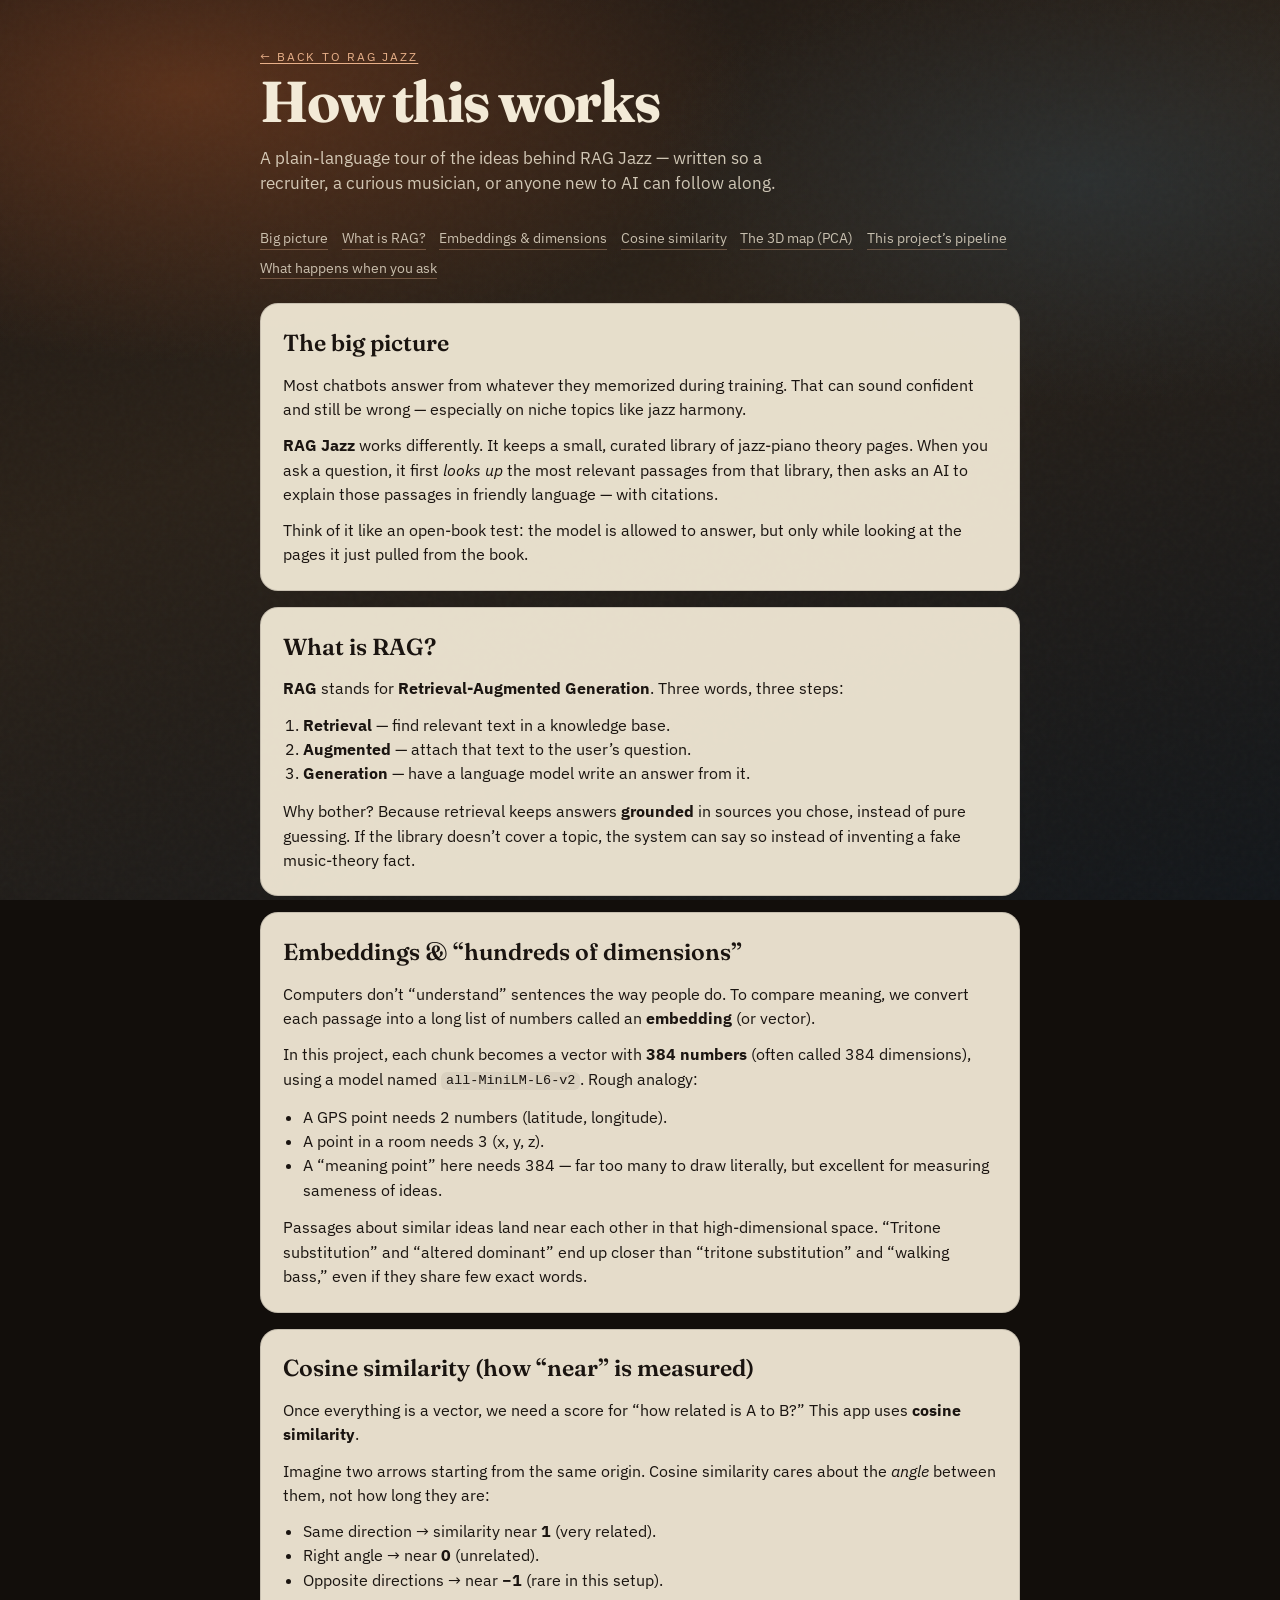
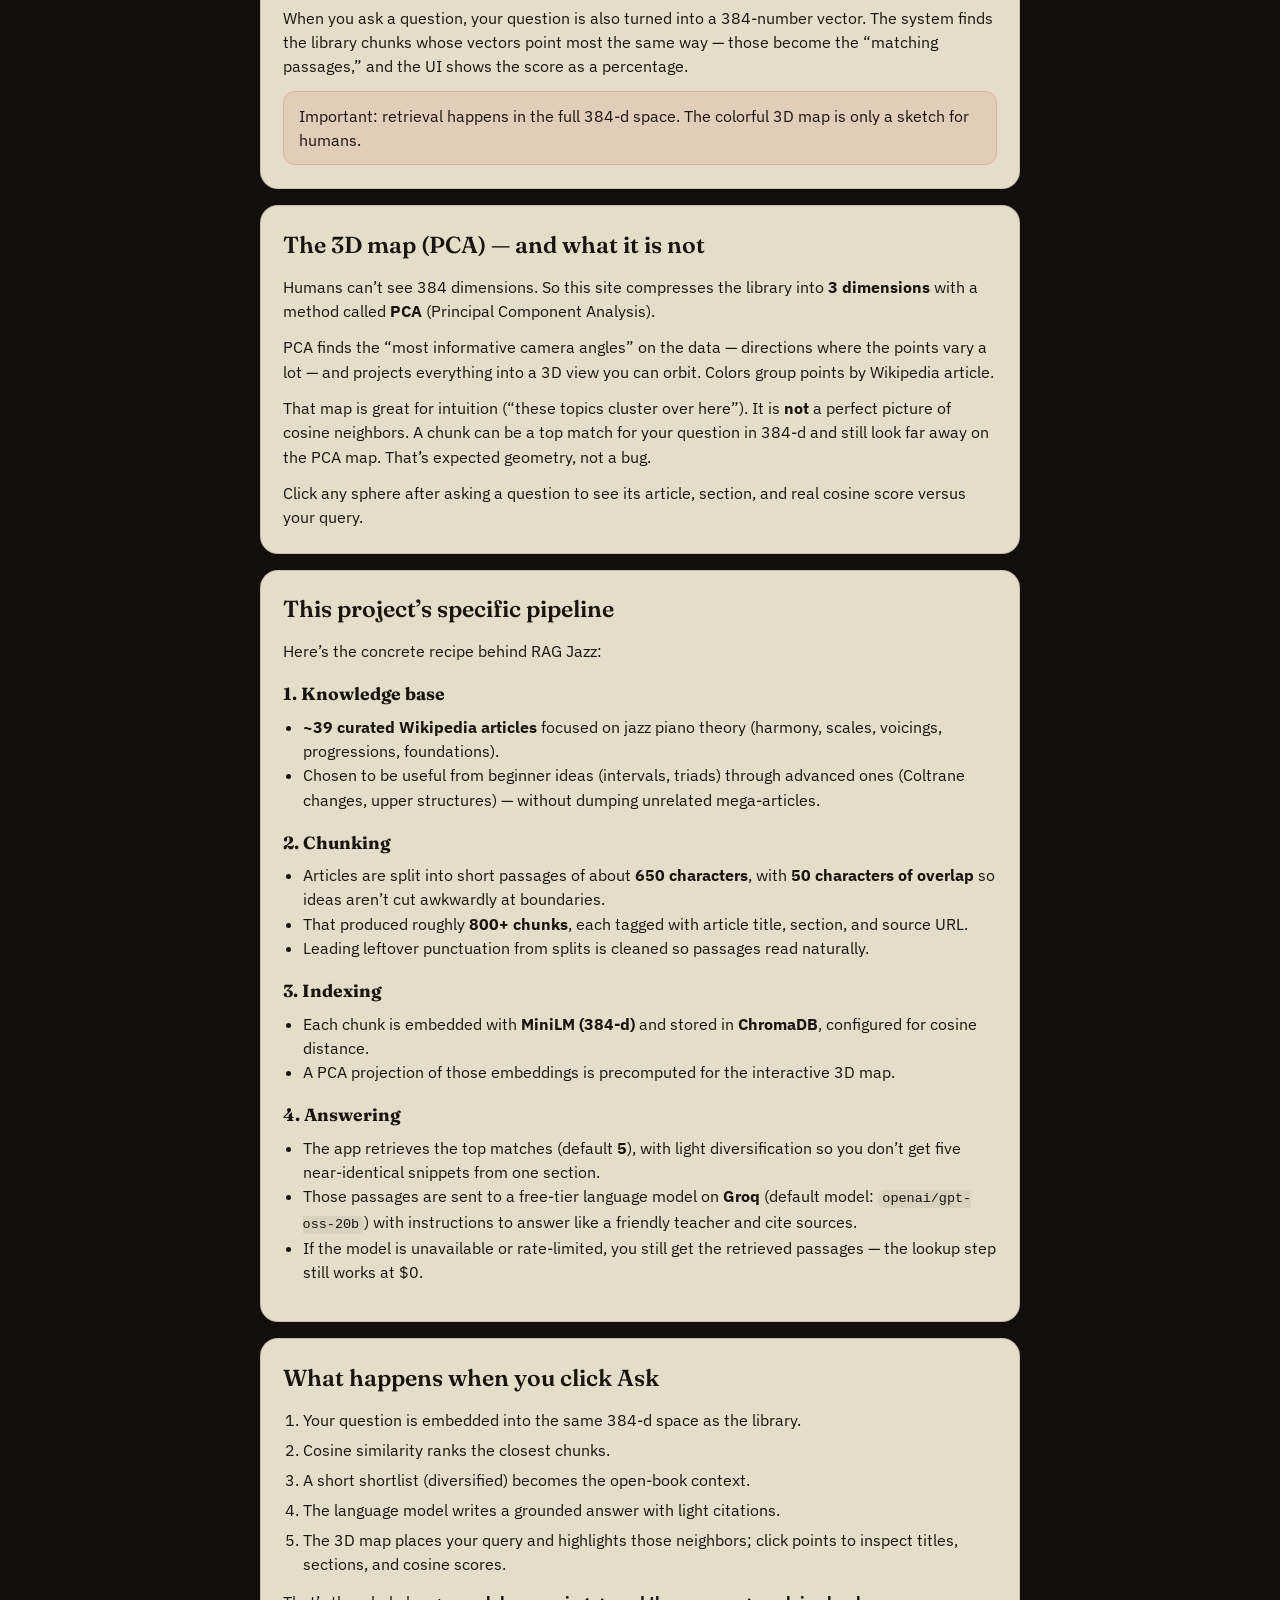
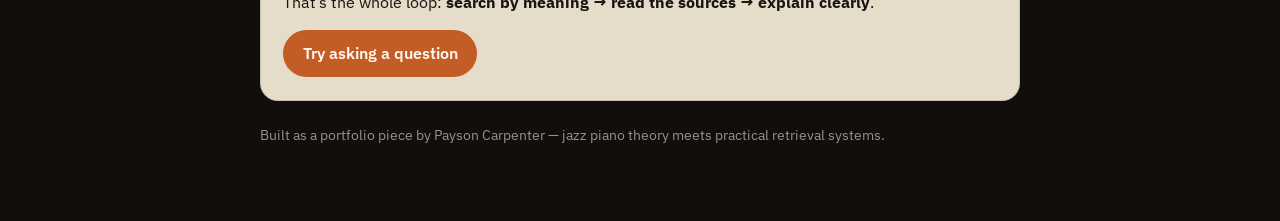
<file: static/how-it-works.html>
<!DOCTYPE html>
<html lang="en">
<head>
  <meta charset="UTF-8" />
  <meta name="viewport" content="width=device-width, initial-scale=1" />
  <title>How RAG Jazz works</title>
  <link rel="preconnect" href="https://fonts.googleapis.com" />
  <link rel="preconnect" href="https://fonts.gstatic.com" crossorigin />
  <link href="https://fonts.googleapis.com/css2?family=Fraunces:opsz,wght@9..144,500;9..144,700&family=IBM+Plex+Sans:wght@400;500;600&display=swap" rel="stylesheet" />
  <link rel="stylesheet" href="/static/styles.css" />
</head>
<body>
  <div class="atmosphere" aria-hidden="true"></div>
  <main class="stage guide">
    <p class="eyebrow"><a class="text-link" href="/">← Back to RAG Jazz</a></p>
    <header class="brand guide-brand">
      <h1>How this works</h1>
      <p class="lede">
        A plain-language tour of the ideas behind RAG Jazz — written so a recruiter,
        a curious musician, or anyone new to AI can follow along.
      </p>
    </header>

    <nav class="guide-toc" aria-label="On this page">
      <a href="#big-picture">Big picture</a>
      <a href="#rag">What is RAG?</a>
      <a href="#embeddings">Embeddings &amp; dimensions</a>
      <a href="#cosine">Cosine similarity</a>
      <a href="#pca">The 3D map (PCA)</a>
      <a href="#pipeline">This project’s pipeline</a>
      <a href="#ask-flow">What happens when you ask</a>
    </nav>

    <article class="guide-card" id="big-picture">
      <h2>The big picture</h2>
      <p>
        Most chatbots answer from whatever they memorized during training.
        That can sound confident and still be wrong — especially on niche topics
        like jazz harmony.
      </p>
      <p>
        <strong>RAG Jazz</strong> works differently. It keeps a small, curated library
        of jazz-piano theory pages. When you ask a question, it first
        <em>looks up</em> the most relevant passages from that library, then asks
        an AI to explain those passages in friendly language — with citations.
      </p>
      <p>
        Think of it like an open-book test: the model is allowed to answer, but
        only while looking at the pages it just pulled from the book.
      </p>
    </article>

    <article class="guide-card" id="rag">
      <h2>What is RAG?</h2>
      <p>
        <strong>RAG</strong> stands for <strong>Retrieval-Augmented Generation</strong>.
        Three words, three steps:
      </p>
      <ol>
        <li><strong>Retrieval</strong> — find relevant text in a knowledge base.</li>
        <li><strong>Augmented</strong> — attach that text to the user’s question.</li>
        <li><strong>Generation</strong> — have a language model write an answer from it.</li>
      </ol>
      <p>
        Why bother? Because retrieval keeps answers
        <strong>grounded</strong> in sources you chose, instead of pure guessing.
        If the library doesn’t cover a topic, the system can say so instead of
        inventing a fake music-theory fact.
      </p>
    </article>

    <article class="guide-card" id="embeddings">
      <h2>Embeddings &amp; “hundreds of dimensions”</h2>
      <p>
        Computers don’t “understand” sentences the way people do. To compare meaning,
        we convert each passage into a long list of numbers called an
        <strong>embedding</strong> (or vector).
      </p>
      <p>
        In this project, each chunk becomes a vector with
        <strong>384 numbers</strong> (often called 384 dimensions), using a model named
        <code>all-MiniLM-L6-v2</code>. Rough analogy:
      </p>
      <ul>
        <li>A GPS point needs 2 numbers (latitude, longitude).</li>
        <li>A point in a room needs 3 (x, y, z).</li>
        <li>A “meaning point” here needs 384 — far too many to draw literally,
            but excellent for measuring sameness of ideas.</li>
      </ul>
      <p>
        Passages about similar ideas land near each other in that high-dimensional space.
        “Tritone substitution” and “altered dominant” end up closer than
        “tritone substitution” and “walking bass,” even if they share few exact words.
      </p>
    </article>

    <article class="guide-card" id="cosine">
      <h2>Cosine similarity (how “near” is measured)</h2>
      <p>
        Once everything is a vector, we need a score for “how related is A to B?”
        This app uses <strong>cosine similarity</strong>.
      </p>
      <p>
        Imagine two arrows starting from the same origin. Cosine similarity cares about
        the <em>angle</em> between them, not how long they are:
      </p>
      <ul>
        <li>Same direction → similarity near <strong>1</strong> (very related).</li>
        <li>Right angle → near <strong>0</strong> (unrelated).</li>
        <li>Opposite directions → near <strong>−1</strong> (rare in this setup).</li>
      </ul>
      <p>
        When you ask a question, your question is also turned into a 384-number vector.
        The system finds the library chunks whose vectors point most the same way —
        those become the “matching passages,” and the UI shows the score as a percentage.
      </p>
      <p class="guide-note">
        Important: retrieval happens in the full 384-d space. The colorful 3D map is only
        a sketch for humans.
      </p>
    </article>

    <article class="guide-card" id="pca">
      <h2>The 3D map (PCA) — and what it is not</h2>
      <p>
        Humans can’t see 384 dimensions. So this site compresses the library into
        <strong>3 dimensions</strong> with a method called
        <strong>PCA</strong> (Principal Component Analysis).
      </p>
      <p>
        PCA finds the “most informative camera angles” on the data — directions where
        the points vary a lot — and projects everything into a 3D view you can orbit.
        Colors group points by Wikipedia article.
      </p>
      <p>
        That map is great for intuition (“these topics cluster over here”). It is
        <strong>not</strong> a perfect picture of cosine neighbors. A chunk can be a
        top match for your question in 384-d and still look far away on the PCA map.
        That’s expected geometry, not a bug.
      </p>
      <p>
        Click any sphere after asking a question to see its article, section, and
        real cosine score versus your query.
      </p>
    </article>

    <article class="guide-card" id="pipeline">
      <h2>This project’s specific pipeline</h2>
      <p>Here’s the concrete recipe behind RAG Jazz:</p>

      <h3>1. Knowledge base</h3>
      <ul>
        <li><strong>~39 curated Wikipedia articles</strong> focused on jazz piano theory
            (harmony, scales, voicings, progressions, foundations).</li>
        <li>Chosen to be useful from beginner ideas (intervals, triads) through advanced
            ones (Coltrane changes, upper structures) — without dumping unrelated mega-articles.</li>
      </ul>

      <h3>2. Chunking</h3>
      <ul>
        <li>Articles are split into short passages of about <strong>650 characters</strong>,
            with <strong>50 characters of overlap</strong> so ideas aren’t cut awkwardly at boundaries.</li>
        <li>That produced roughly <strong>800+ chunks</strong>, each tagged with article title,
            section, and source URL.</li>
        <li>Leading leftover punctuation from splits is cleaned so passages read naturally.</li>
      </ul>

      <h3>3. Indexing</h3>
      <ul>
        <li>Each chunk is embedded with <strong>MiniLM (384-d)</strong> and stored in
            <strong>ChromaDB</strong>, configured for cosine distance.</li>
        <li>A PCA projection of those embeddings is precomputed for the interactive 3D map.</li>
      </ul>

      <h3>4. Answering</h3>
      <ul>
        <li>The app retrieves the top matches (default <strong>5</strong>), with light
            diversification so you don’t get five near-identical snippets from one section.</li>
        <li>Those passages are sent to a free-tier language model on
            <strong>Groq</strong> (default model: <code>openai/gpt-oss-20b</code>) with
            instructions to answer like a friendly teacher and cite sources.</li>
        <li>If the model is unavailable or rate-limited, you still get the retrieved passages —
            the lookup step still works at $0.</li>
      </ul>
    </article>

    <article class="guide-card" id="ask-flow">
      <h2>What happens when you click Ask</h2>
      <ol class="guide-steps">
        <li>Your question is embedded into the same 384-d space as the library.</li>
        <li>Cosine similarity ranks the closest chunks.</li>
        <li>A short shortlist (diversified) becomes the open-book context.</li>
        <li>The language model writes a grounded answer with light citations.</li>
        <li>The 3D map places your query and highlights those neighbors; click points
            to inspect titles, sections, and cosine scores.</li>
      </ol>
      <p>
        That’s the whole loop: <strong>search by meaning → read the sources → explain clearly</strong>.
      </p>
      <p class="guide-cta">
        <a class="guide-button" href="/">Try asking a question</a>
      </p>
    </article>

    <p class="guide-footer">
      Built as a portfolio piece by Payson Carpenter —
      jazz piano theory meets practical retrieval systems.
    </p>
  </main>
</body>
</html>
</file>
<file: static/styles.css>
:root {
  --ink: #1a1410;
  --paper: #f3ead7;
  --paper-deep: #e4d4b5;
  --brass: #c45c26;
  --brass-deep: #9a3f14;
  --smoke: #2c3a42;
  --mist: rgba(244, 234, 214, 0.72);
  --line: rgba(26, 20, 16, 0.14);
  --shadow: 0 24px 60px rgba(18, 12, 8, 0.28);
  --font-display: "Fraunces", Georgia, serif;
  --font-body: "IBM Plex Sans", system-ui, sans-serif;
}

* {
  box-sizing: border-box;
}

html, body {
  margin: 0;
  min-height: 100%;
}

body {
  font-family: var(--font-body);
  color: var(--ink);
  background: #120e0b;
  line-height: 1.5;
}

.atmosphere {
  position: fixed;
  inset: 0;
  background:
    radial-gradient(ellipse 80% 55% at 15% 10%, rgba(196, 92, 38, 0.35), transparent 55%),
    radial-gradient(ellipse 70% 50% at 85% 20%, rgba(44, 58, 66, 0.55), transparent 50%),
    linear-gradient(160deg, #1c1612 0%, #2a2118 40%, #12161a 100%);
  z-index: 0;
}

.atmosphere::after {
  content: "";
  position: absolute;
  inset: 0;
  background-image: url("data:image/svg+xml,%3Csvg viewBox='0 0 200 200' xmlns='http://www.w3.org/2000/svg'%3E%3Cfilter id='n'%3E%3CfeTurbulence type='fractalNoise' baseFrequency='0.85' numOctaves='3' stitchTiles='stitch'/%3E%3C/filter%3E%3Crect width='100%25' height='100%25' filter='url(%23n)' opacity='0.08'/%3E%3C/svg%3E");
  opacity: 0.35;
  pointer-events: none;
}

.stage {
  position: relative;
  z-index: 1;
  width: min(720px, calc(100% - 2rem));
  margin: 0 auto;
  padding: 4.5rem 0 5rem;
}

.brand {
  margin-bottom: 2rem;
  animation: rise 0.7s ease both;
}

.eyebrow {
  margin: 0 0 0.6rem;
  text-transform: uppercase;
  letter-spacing: 0.18em;
  font-size: 0.72rem;
  color: rgba(243, 234, 215, 0.7);
}

.brand h1 {
  margin: 0;
  font-family: var(--font-display);
  font-size: clamp(3rem, 10vw, 5rem);
  font-weight: 700;
  letter-spacing: -0.03em;
  color: var(--paper);
  line-height: 0.95;
}

.lede {
  margin: 1rem 0 0;
  max-width: 34rem;
  color: rgba(243, 234, 215, 0.82);
  font-size: 1.05rem;
}

.brand-links {
  margin: 1rem 0 0;
  display: flex;
  flex-wrap: wrap;
  gap: 0.45rem 0.65rem;
  align-items: baseline;
}

.brand-links-note {
  color: rgba(243, 234, 215, 0.55);
  font-size: 0.86rem;
}

.text-link {
  color: #e8b089;
  text-decoration: underline;
  text-underline-offset: 0.18em;
}

.text-link:hover {
  color: #fff1c9;
}

.guide {
  width: min(760px, calc(100% - 2rem));
  padding-top: 3rem;
}

.guide-brand h1 {
  font-size: clamp(2.4rem, 8vw, 3.6rem);
}

.guide-toc {
  display: flex;
  flex-wrap: wrap;
  gap: 0.5rem 0.85rem;
  margin: 0 0 1.5rem;
}

.guide-toc a {
  color: rgba(243, 234, 215, 0.78);
  text-decoration: none;
  font-size: 0.86rem;
  border-bottom: 1px solid rgba(232, 176, 137, 0.35);
}

.guide-toc a:hover {
  color: #fff1c9;
}

.guide-card {
  background: rgba(243, 234, 215, 0.94);
  border: 1px solid var(--line);
  border-radius: 18px;
  padding: 1.35rem 1.4rem 1.45rem;
  margin-bottom: 1rem;
  color: var(--ink);
}

.guide-card h2 {
  margin: 0 0 0.75rem;
  font-family: var(--font-display);
  font-size: 1.45rem;
  font-weight: 600;
}

.guide-card h3 {
  margin: 1.1rem 0 0.45rem;
  font-family: var(--font-display);
  font-size: 1.1rem;
}

.guide-card p,
.guide-card li {
  font-size: 0.98rem;
  line-height: 1.55;
}

.guide-card p {
  margin: 0 0 0.75rem;
}

.guide-card p:last-child {
  margin-bottom: 0;
}

.guide-card ol,
.guide-card ul {
  margin: 0 0 0.85rem;
  padding-left: 1.2rem;
}

.guide-card code {
  font-family: ui-monospace, SFMono-Regular, Menlo, Consolas, monospace;
  font-size: 0.86em;
  background: rgba(26, 20, 16, 0.06);
  padding: 0.1em 0.35em;
  border-radius: 6px;
}

.guide-note {
  padding: 0.75rem 0.9rem;
  border-radius: 12px;
  background: rgba(196, 92, 38, 0.1);
  border: 1px solid rgba(196, 92, 38, 0.22);
}

.guide-steps li {
  margin-bottom: 0.35rem;
}

.guide-cta {
  margin-top: 1rem !important;
}

.guide-button {
  display: inline-block;
  border-radius: 999px;
  padding: 0.7rem 1.2rem;
  background: var(--brass);
  color: #fff8ef !important;
  text-decoration: none !important;
  font-weight: 600;
}

.guide-button:hover {
  background: var(--brass-deep);
}

.guide-footer {
  margin: 1.5rem 0 0;
  color: rgba(243, 234, 215, 0.6);
  font-size: 0.88rem;
}

.ask {
  background: var(--mist);
  backdrop-filter: blur(10px);
  border: 1px solid var(--line);
  border-radius: 18px;
  padding: 1rem;
  box-shadow: var(--shadow);
  animation: rise 0.8s 0.08s ease both;
}

.ask textarea {
  width: 100%;
  border: 0;
  resize: vertical;
  min-height: 5.5rem;
  background: transparent;
  font: inherit;
  font-size: 1.05rem;
  color: var(--ink);
  outline: none;
}

.ask-row {
  display: flex;
  align-items: center;
  gap: 1rem;
  margin-top: 0.75rem;
}

button {
  font: inherit;
  cursor: pointer;
}

#ask-btn {
  appearance: none;
  border: 0;
  border-radius: 999px;
  padding: 0.7rem 1.35rem;
  background: var(--brass);
  color: #fff8ef;
  font-weight: 600;
  transition: transform 0.15s ease, background 0.15s ease;
}

#ask-btn:hover {
  background: var(--brass-deep);
  transform: translateY(-1px);
}

#ask-btn:disabled {
  opacity: 0.65;
  cursor: wait;
  transform: none;
}

.status {
  margin: 0;
  font-size: 0.9rem;
  color: rgba(26, 20, 16, 0.65);
}

.examples {
  display: flex;
  flex-wrap: wrap;
  gap: 0.55rem;
  margin: 1rem 0 0;
  animation: rise 0.85s 0.12s ease both;
}

.examples button {
  border: 1px solid rgba(243, 234, 215, 0.28);
  background: rgba(18, 14, 11, 0.35);
  color: rgba(243, 234, 215, 0.9);
  border-radius: 999px;
  padding: 0.45rem 0.85rem;
  font-size: 0.85rem;
  transition: background 0.15s ease, border-color 0.15s ease;
}

.examples button:hover {
  background: rgba(196, 92, 38, 0.28);
  border-color: rgba(196, 92, 38, 0.55);
}

.result {
  margin-top: 2rem;
  display: grid;
  gap: 1rem;
  animation: rise 0.55s ease both;
}

.notice {
  margin: 0;
  padding: 0.75rem 1rem;
  border-radius: 12px;
  background: rgba(196, 92, 38, 0.18);
  border: 1px solid rgba(196, 92, 38, 0.35);
  color: var(--paper);
}

.answer,
.sources-block,
.passages-block,
.viz-block {
  background: rgba(243, 234, 215, 0.94);
  border-radius: 18px;
  padding: 1.25rem 1.35rem;
  border: 1px solid var(--line);
}

.viz-block {
  background: linear-gradient(180deg, rgba(28, 22, 18, 0.96), rgba(18, 14, 11, 0.98));
  color: var(--paper);
  border-color: rgba(243, 234, 215, 0.12);
}

.viz-block h2 {
  color: var(--paper);
}

.viz-header {
  margin-bottom: 0.85rem;
}

.viz-sub {
  margin: 0.35rem 0 0;
  color: rgba(243, 234, 215, 0.72);
  font-size: 0.92rem;
}

.viz-canvas {
  position: relative;
  width: 100%;
  height: min(420px, 58vw);
  min-height: 280px;
  border-radius: 14px;
  overflow: hidden;
  border: 1px solid rgba(243, 234, 215, 0.12);
  background:
    radial-gradient(ellipse at 30% 20%, rgba(196, 92, 38, 0.18), transparent 55%),
    radial-gradient(ellipse at 80% 70%, rgba(47, 111, 106, 0.16), transparent 50%),
    #14100d;
}

.viz-canvas canvas {
  display: block;
  width: 100% !important;
  height: 100% !important;
}

.viz-tooltip {
  position: absolute;
  z-index: 5;
  max-width: 240px;
  padding: 0.7rem 0.8rem;
  border-radius: 12px;
  background: rgba(20, 16, 13, 0.94);
  border: 1px solid rgba(243, 234, 215, 0.18);
  color: rgba(243, 234, 215, 0.92);
  box-shadow: 0 12px 30px rgba(0, 0, 0, 0.35);
  pointer-events: none;
  font-size: 0.8rem;
  line-height: 1.35;
}

.viz-tooltip strong {
  display: block;
  font-size: 0.88rem;
  margin-bottom: 0.15rem;
}

.viz-tip-section,
.viz-tip-score {
  display: block;
  color: rgba(243, 234, 215, 0.7);
}

.viz-tip-score {
  color: #e8b089;
  margin-top: 0.2rem;
  font-weight: 600;
}

.viz-tooltip p {
  margin: 0.45rem 0 0;
  color: rgba(243, 234, 215, 0.78);
}

.viz-tooltip.is-loading {
  opacity: 0.8;
}

.viz-meta {
  margin: 0.75rem 0 0;
  font-size: 0.86rem;
  color: rgba(243, 234, 215, 0.78);
  line-height: 1.45;
}

.viz-legend {
  display: flex;
  flex-wrap: wrap;
  gap: 0.45rem 0.75rem;
  margin-top: 0.75rem;
}

.viz-legend-item {
  display: inline-flex;
  align-items: center;
  gap: 0.35rem;
  font-size: 0.75rem;
  color: rgba(243, 234, 215, 0.75);
}

.viz-legend-item i {
  width: 0.55rem;
  height: 0.55rem;
  border-radius: 50%;
  display: inline-block;
}

.viz-legend-item.muted {
  opacity: 0.65;
}

.result h2 {
  margin: 0 0 0.75rem;
  font-family: var(--font-display);
  font-size: 1.35rem;
  font-weight: 600;
}

#answer {
  white-space: pre-wrap;
}

#sources {
  margin: 0;
  padding-left: 1.1rem;
}

#sources a {
  color: var(--brass-deep);
}

.chunk {
  padding: 0.85rem 0;
  border-top: 1px solid var(--line);
}

.chunk:first-child {
  border-top: 0;
  padding-top: 0;
}

.chunk-meta {
  display: flex;
  flex-wrap: wrap;
  gap: 0.5rem 0.85rem;
  margin-bottom: 0.35rem;
  font-size: 0.82rem;
  color: var(--smoke);
}

.chunk-meta strong {
  color: var(--ink);
}

.sr-only {
  position: absolute;
  width: 1px;
  height: 1px;
  padding: 0;
  margin: -1px;
  overflow: hidden;
  clip: rect(0, 0, 0, 0);
  border: 0;
}

@keyframes rise {
  from {
    opacity: 0;
    transform: translateY(12px);
  }
  to {
    opacity: 1;
    transform: translateY(0);
  }
}

@media (max-width: 640px) {
  .stage {
    padding-top: 2.5rem;
  }

  .ask-row {
    flex-direction: column;
    align-items: stretch;
  }
}
</file>
